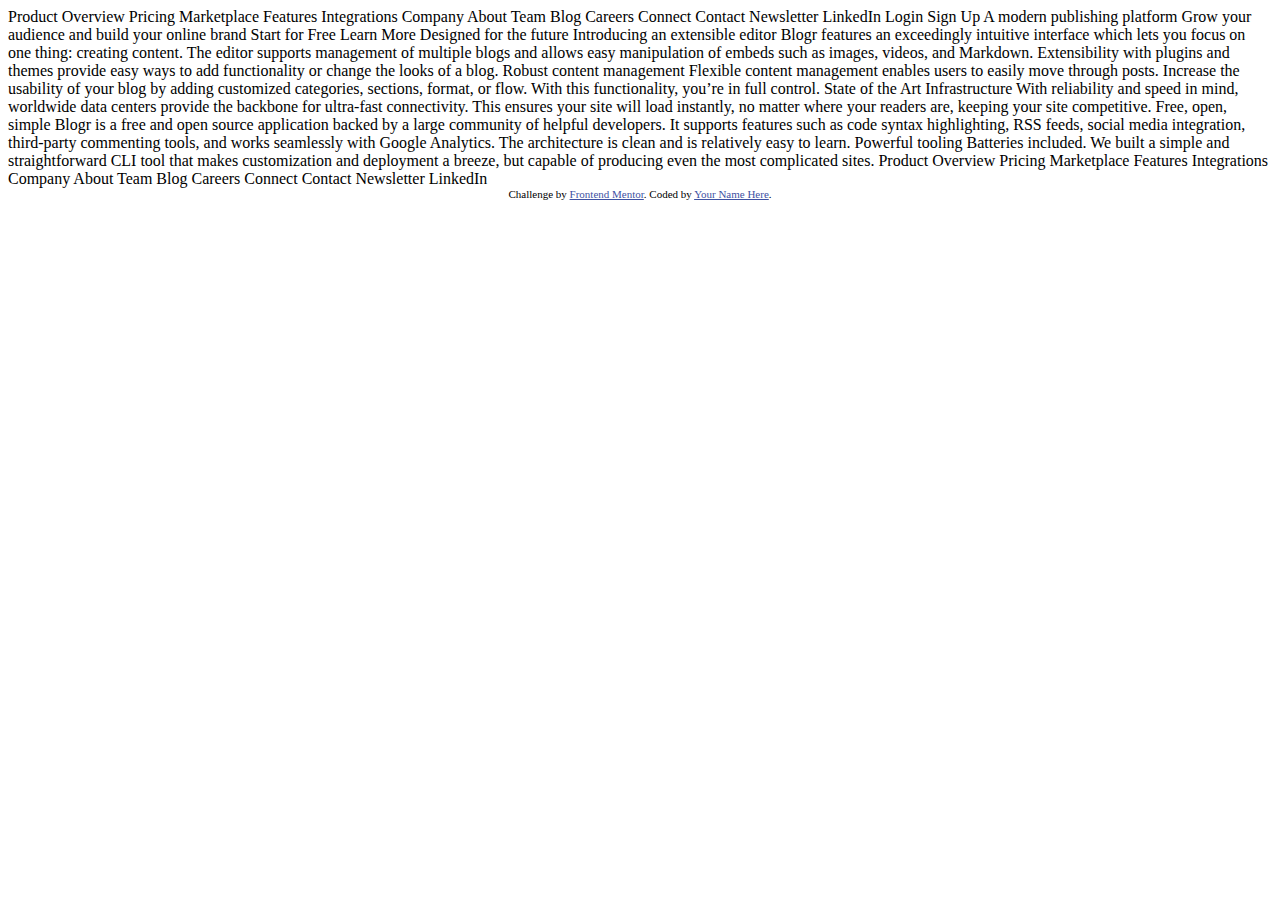
<file: blogr-landing-page-main/index.html>
<!DOCTYPE html>
<html lang="en">
<head>
  <meta charset="UTF-8">
  <meta name="viewport" content="width=device-width, initial-scale=1.0"> <!-- displays site properly based on user's device -->

  <link rel="icon" type="image/png" sizes="32x32" href="./images/favicon-32x32.png">
  
  <title>Frontend Mentor | [Blogr]</title>

  <!-- Feel free to remove these styles or customise in your own stylesheet 👍 -->
  <style>
    .attribution { font-size: 11px; text-align: center; }
    .attribution a { color: hsl(228, 45%, 44%); }
  </style>
</head>
<body>
  Product

  Overview
  Pricing
  Marketplace
  Features
  Integrations

  Company

  About
  Team
  Blog
  Careers

  Connect

  Contact
  Newsletter
  LinkedIn
  
  Login
  Sign Up

  A modern publishing platform
  Grow your audience and build your online brand

  Start for Free
  Learn More

  Designed for the future

  Introducing an extensible editor
  Blogr features an exceedingly intuitive interface which lets you focus on one thing: creating content. 
  The editor supports management of multiple blogs and allows easy manipulation of embeds such as images, 
  videos, and Markdown. Extensibility with plugins and themes provide easy ways to add functionality or 
  change the looks of a blog.

  Robust content management
  Flexible content management enables users to easily move through posts. Increase the usability of your blog 
  by adding customized categories, sections, format, or flow. With this functionality, you’re in full control.

  State of the Art Infrastructure
  With reliability and speed in mind, worldwide data centers provide the backbone for ultra-fast connectivity. 
  This ensures your site will load instantly, no matter where your readers are, keeping your site competitive.

  Free, open, simple
  Blogr is a free and open source application backed by a large community of helpful developers. It supports 
  features such as code syntax highlighting, RSS feeds, social media integration, third-party commenting tools, 
  and works seamlessly with Google Analytics. The architecture is clean and is relatively easy to learn.

  Powerful tooling
  Batteries included. We built a simple and straightforward CLI tool that makes customization and deployment a breeze, but
  capable of producing even the most complicated sites.

  Product

  Overview
  Pricing
  Marketplace
  Features
  Integrations

  Company

  About
  Team
  Blog
  Careers

  Connect
  
  Contact
  Newsletter
  LinkedIn

  <div class="attribution">
    Challenge by <a href="https://www.frontendmentor.io?ref=challenge" target="_blank">Frontend Mentor</a>. 
    Coded by <a href="#">Your Name Here</a>.
  </div>
</body>
</html>
</file>
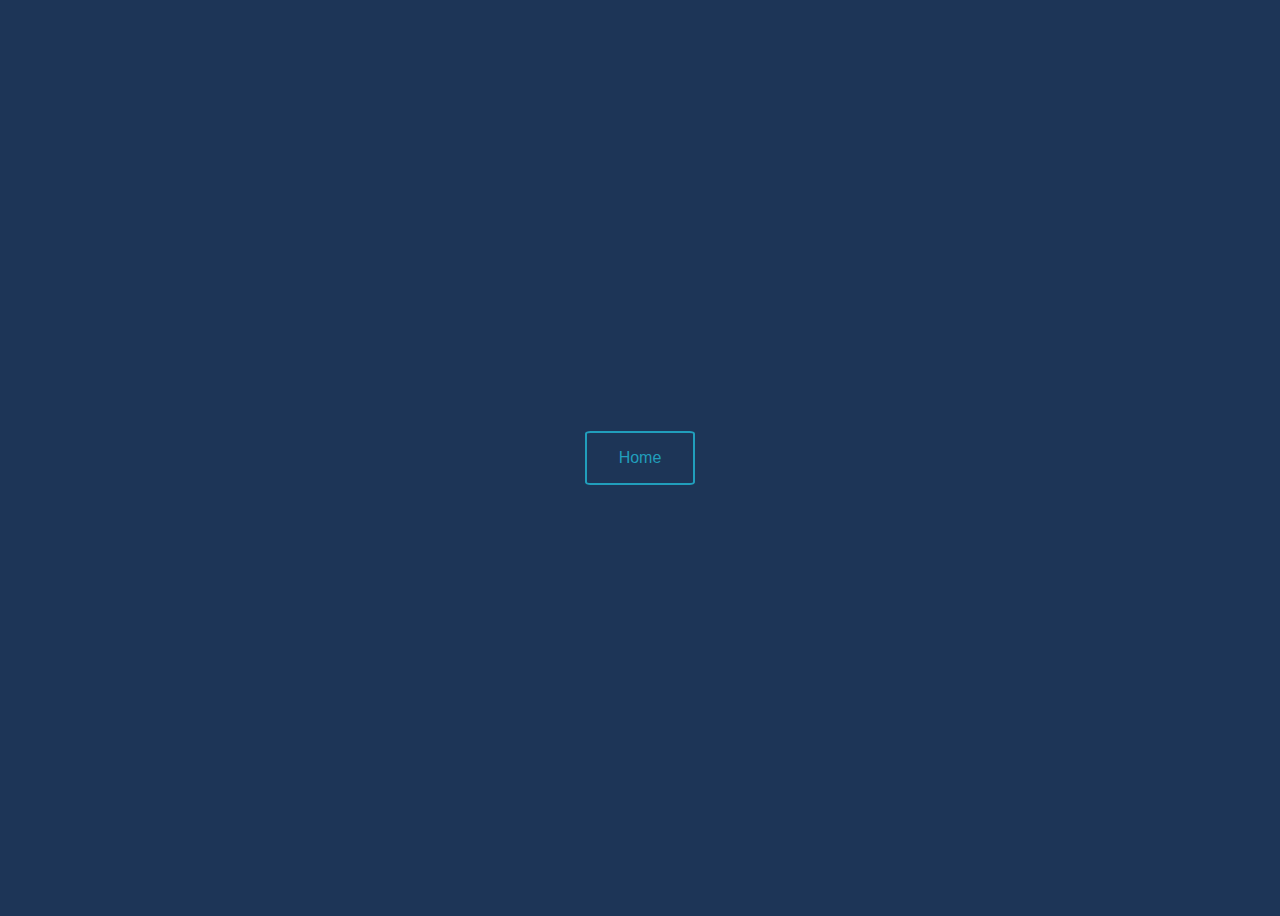
<file: HOVER EFFECT FOR BUTTON/index.html>
<!DOCTYPE html>
<html lang="en">

<head>
    <meta charset="UTF-8">
    <meta http-equiv="X-UA-Compatible" content="IE=edge">
    <meta name="viewport" content="width=device-width, initial-scale=1.0">
    <link rel="preconnect" href="https://fonts.googleapis.com">
    <link rel="preconnect" href="https://fonts.gstatic.com" crossorigin>
    <link href="https://fonts.googleapis.com/css2?family=Roboto+Mono:ital,wght@1,700&display=swap" rel="stylesheet">
    <link rel="stylesheet" href="styles.css">
    <title>
        Button Hover Effect</title>
</head>

<body>
    <button>Home</button>
</body>

</html>
</file>
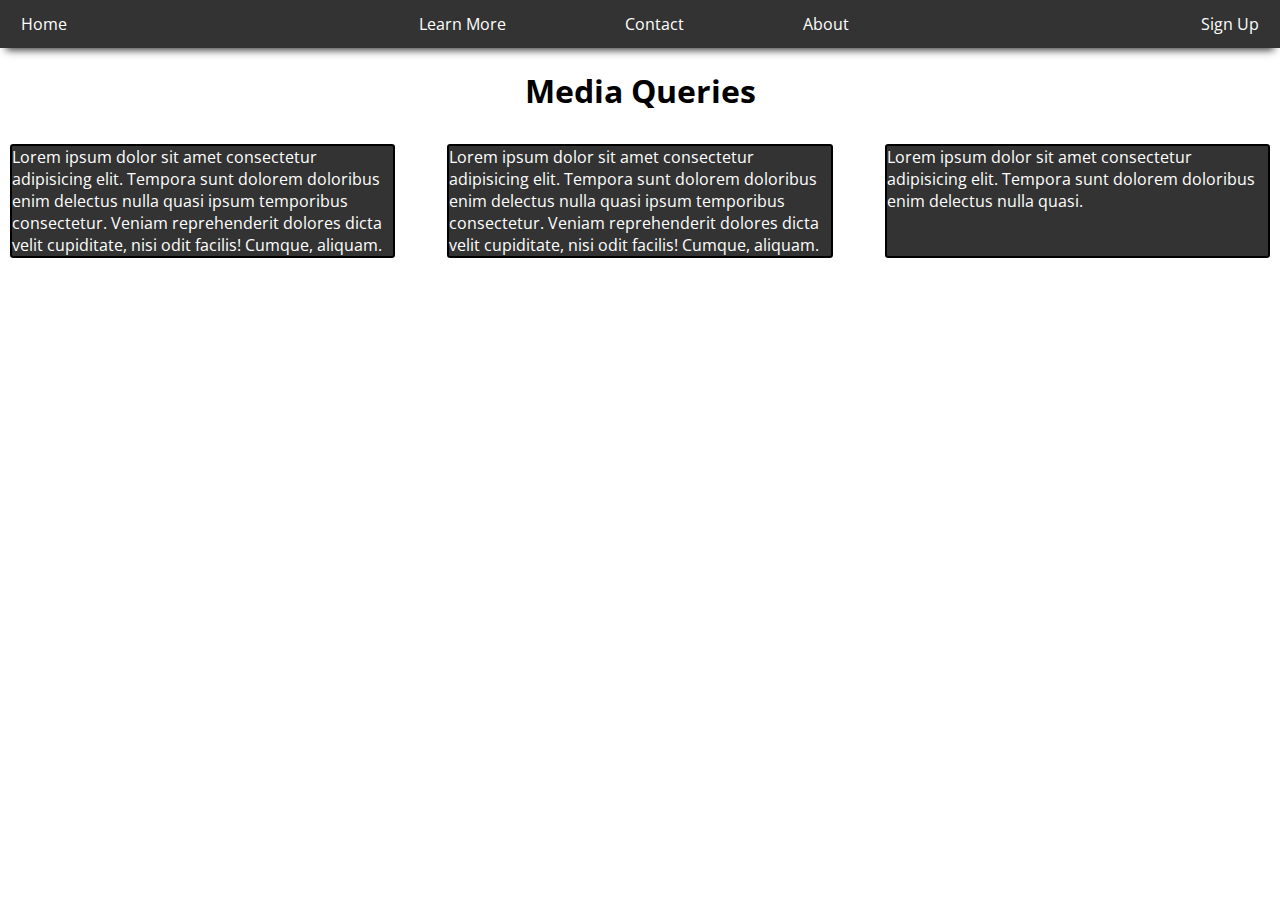
<file: MEDIA QUERIES WEB PAGE AND NAVBAR/index.html>
<!DOCTYPE html>
<html lang="en">

<head>
    <meta charset="UTF-8">
    <meta http-equiv="X-UA-Compatible" content="IE=edge">
    <meta name="viewport" content="width=device-width, initial-scale=1.0">
    <link rel="stylesheet" href="styles.css">
    <link rel="preconnect" href="https://fonts.googleapis.com">
    <link rel="preconnect" href="https://fonts.gstatic.com" crossorigin>
    <link href="https://fonts.googleapis.com/css2?family=Open+Sans:wght@300&display=swap" rel="stylesheet">
    <title>Media Queries</title>
</head>

<body>
    <nav>
        <a href="">Home</a>
        <ul class="navbarlist">
            <li><a href="">Learn More</a></li>
            <li><a href="">Contact</a></li>
            <li><a href="">About</a></li>
        </ul>
        <a href="">Sign Up</a>
    </nav>

    <h1>Media Queries</h1>
    <div class="flex-container">
        <article>Lorem ipsum dolor sit amet consectetur adipisicing elit. Tempora sunt dolorem doloribus enim delectus
            nulla quasi ipsum temporibus consectetur. Veniam reprehenderit dolores dicta velit cupiditate, nisi odit
            facilis! Cumque, aliquam.</article>
        <article>Lorem ipsum dolor sit amet consectetur adipisicing elit. Tempora sunt dolorem doloribus enim delectus
            nulla quasi ipsum temporibus consectetur. Veniam reprehenderit dolores dicta velit cupiditate, nisi odit
            facilis! Cumque, aliquam.</article>
        <article>Lorem ipsum dolor sit amet consectetur adipisicing elit. Tempora sunt dolorem doloribus enim delectus
            nulla quasi.</article>

    </div>

</body>

</html>
</file>
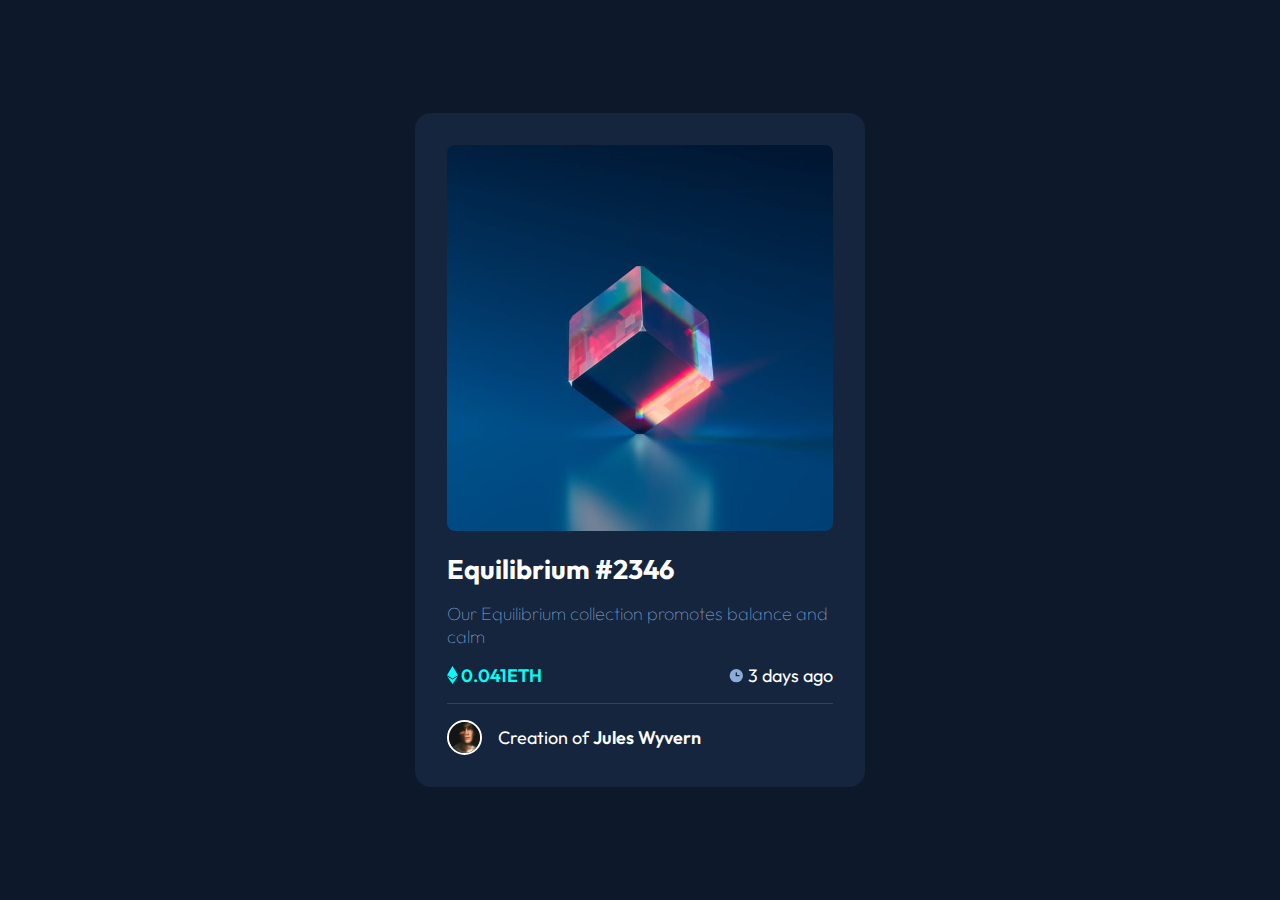
<file: NFT PREVIEW CARD/index.html>
<!DOCTYPE html>
<html lang="en">

<head>
  <meta charset="UTF-8">
  <meta name="viewport" content="width=device-width, initial-scale=1.0">
  <title>NFT Preview Card</title>
  <link rel="preconnect" href="https://fonts.googleapis.com">
  <link rel="preconnect" href="https://fonts.gstatic.com" crossorigin>
  <link href="https://fonts.googleapis.com/css2?family=Outfit:wght@300;400;600&display=swap" rel="stylesheet">
  <link rel="stylesheet" href="styles.css">
</head>

<body>
  <div class="container">
    <section class="card-image">
      <img src="./images/image-equilibrium.jpg" alt="">
    </section>
    <section class="card-features">
      <h2>Equilibrium #2346</h2>
      <p>Our Equilibrium collection promotes balance and calm </p>
      <ul>
        <li><img src="./images/icon-ethereum.svg" alt=""> 0.041ETH</li>
        <li><img src="./images/icon-clock.svg" alt=""> 3 days ago</li>
      </ul>
      <section class="card-footer">
        <img src="./images/image-avatar.png" alt="" srcset="">
        <p>Creation of <span>Jules Wyvern</span></p>
      </section>
  </div>
</body>

</html>
</file>
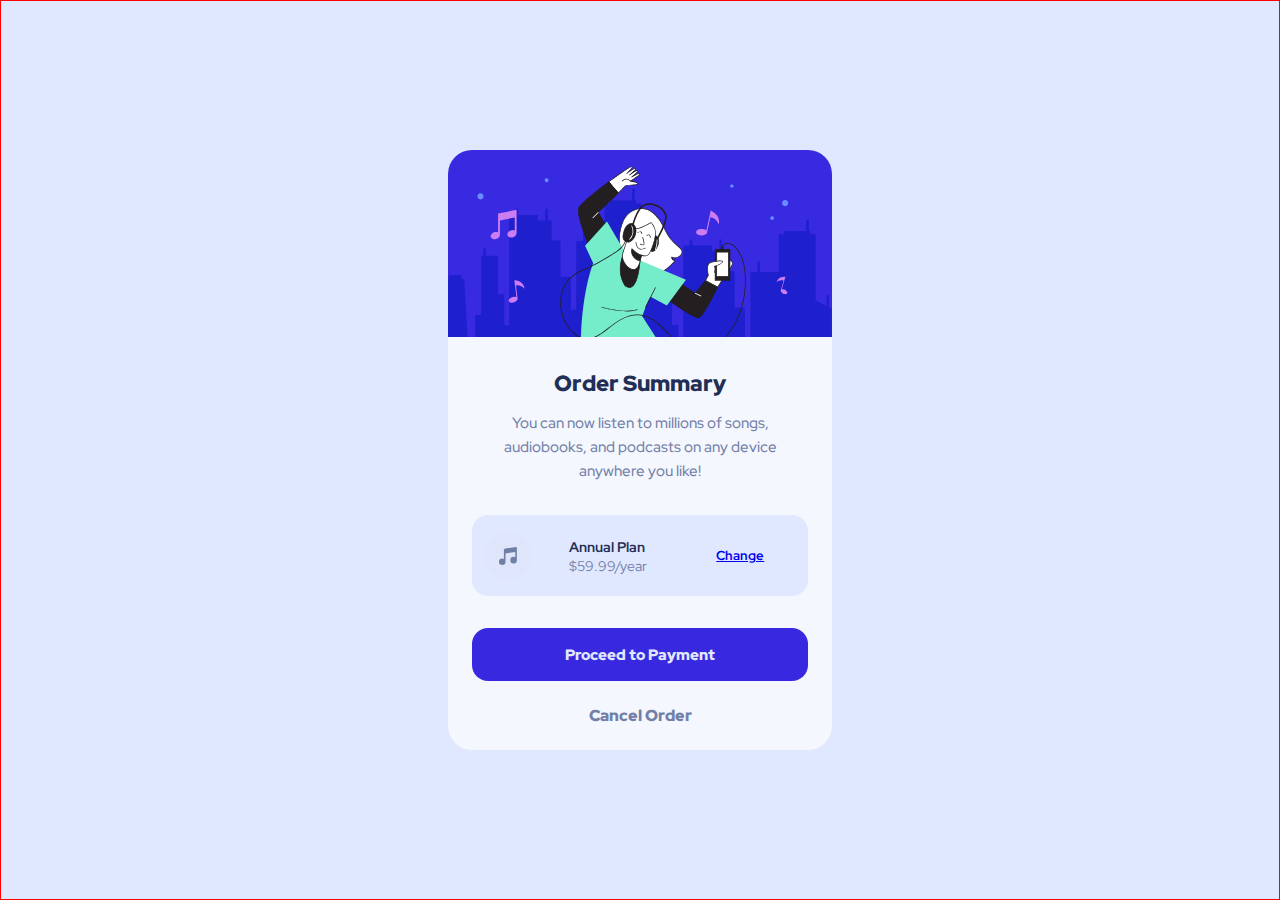
<file: ORDER SUMMARY COMPONENT/index.html>
<!DOCTYPE html>
<html lang="en">
<head>
  <meta charset="UTF-8">
  <meta name="viewport" content="width=device-width, initial-scale=1.0"> <!-- displays site properly based on user's device -->

  <link rel="icon" type="image/png" sizes="32x32" href="./images/favicon-32x32.png">
  <link rel="stylesheet" href="styles.css">
  <title>Frontend Mentor | Order summary card</title>
</head>
<body>
  <div class="container">
    <div class="card"> 
      <img class="card-img" src="images/illustration-hero.svg">
      <div class="card-title">Order Summary</div>
      <div class="card-description">  You can now listen to millions of songs, audiobooks, and podcasts on any 
        device anywhere you like!</div>
        <div class="card-elements">
          <img src="images/icon-music.svg">
          <div class="card-elements-plan">
            <div>Annual Plan</div>
            <div>$59.99/year</div>
          </div>
          <a class="card-link" href="#">Change</a>
        </div>
        <a href="#" class="card-button">Proceed to Payment</a>
        <a href="#" class="card-button-two">Cancel Order</a>
    </div>
  </div>

</body>
</html>
</file>
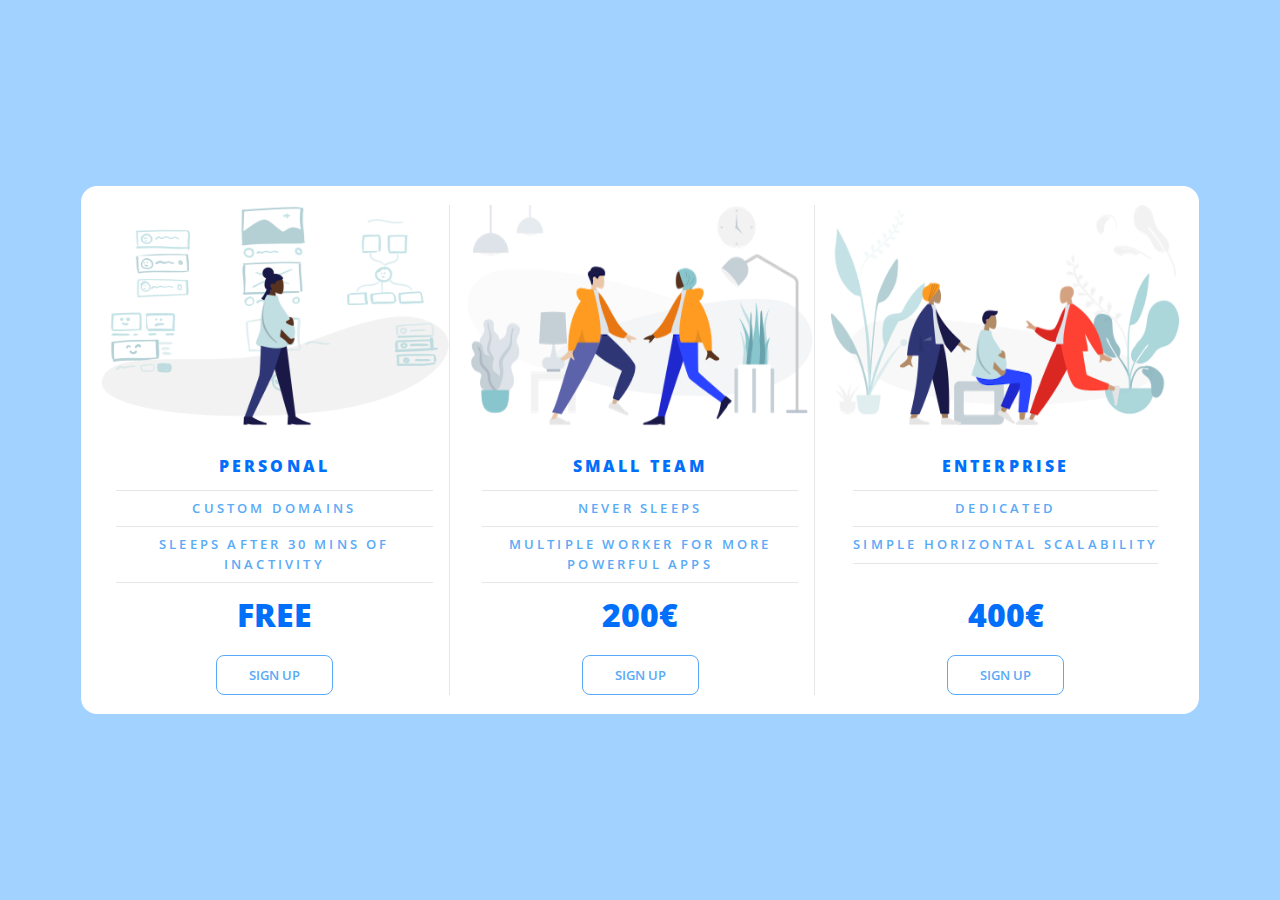
<file: PRICING PANEL/index.html>
<!DOCTYPE html>
<html lang="en">

<head>
    <meta charset="UTF-8">
    <meta name="viewport" content="width=device-width, initial-scale=1.0">
    <title>Price Tiers</title>
    <link rel="stylesheet" href="https://fonts.googleapis.com/css?family=Open+Sans:400,600,700">
    <link rel="stylesheet" href="styles.css">
</head>

<body>
    <div class="panel pricing-table">
        <div class="pricing-plan">
            <img src="icons/icon1.png" alt="" class="pricing-img">
            <h2 class="pricing-header">Personal</h2>
            <ul class="pricing-features">
                <li class="pricing-features-item">Custom domains</li>
                <li class="pricing-features-item">Sleeps after 30 mins of inactivity</li>
            </ul>
            <span class="pricing-price">Free</span>
            <a href="#/" class="pricing-button">Sign up</a>
        </div>
        <div class="pricing-plan">
            <img src="icons/icon2.png" alt="" class="pricing-img">
            <h2 class="pricing-header">Small Team</h2>
            <ul class="pricing-features">
                <li class="pricing-features-item">Never Sleeps</li>
                <li class="pricing-features-item">Multiple worker for more powerful apps</li>
            </ul>
            <span class="pricing-price">200€</span>
            <a href="#/" class="pricing-button">Sign up</a>
        </div>
        <div class="pricing-plan">
            <img src="icons/icon3.png" alt="" class="pricing-img">
            <h2 class="pricing-header">Enterprise</h2>
            <ul class="pricing-features">
                <li class="pricing-features-item">Dedicated</li>
                <li class="pricing-features-item">Simple Horizontal Scalability</li>
            </ul>
            <span class="pricing-price">400€</span>
            <a href="#/" class="pricing-button">Sign up</a>
        </div>

</body>

</html>
</file>
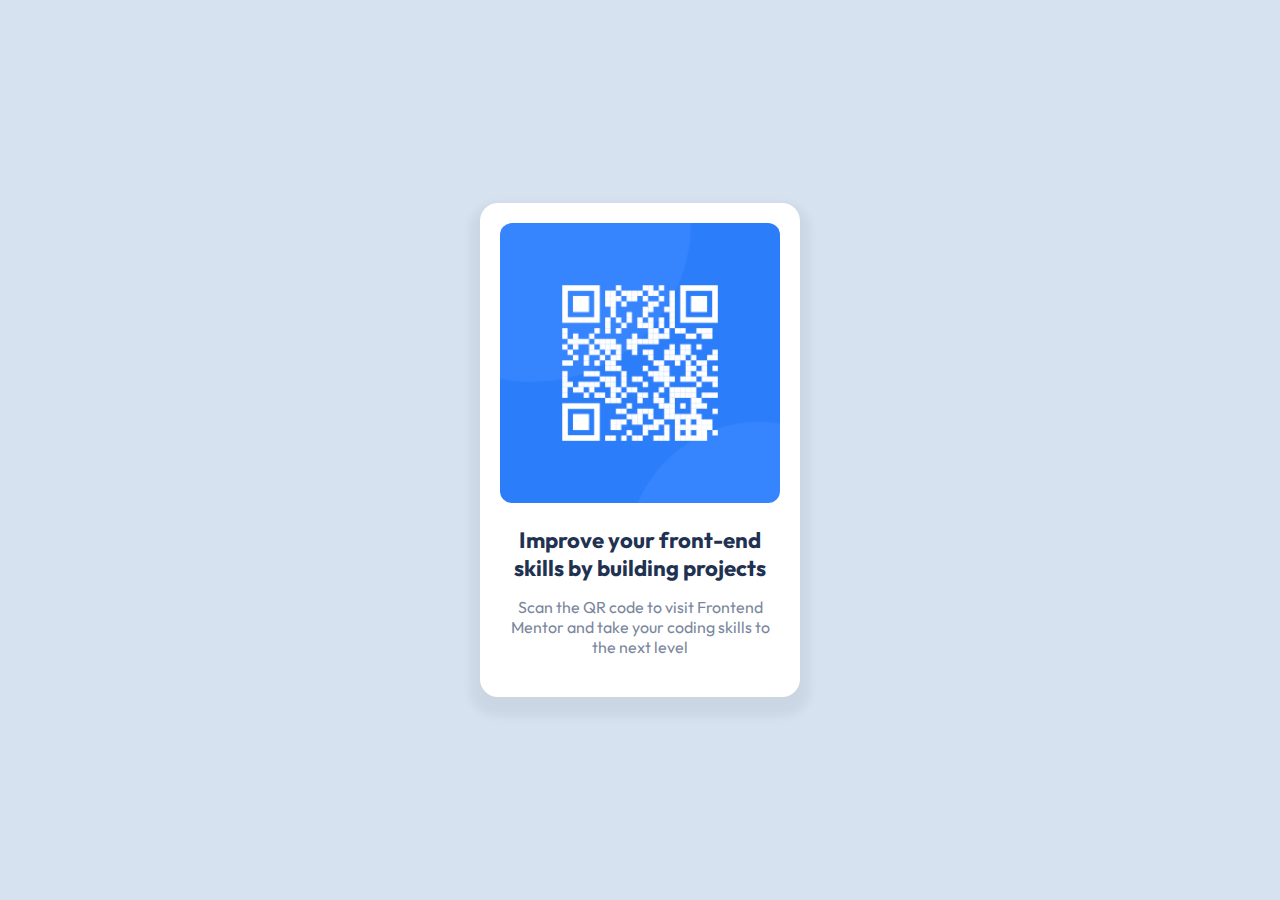
<file: QR CODE COMPONENT/index.html>
<!DOCTYPE html>
<html lang="en">
<head>
  <meta charset="UTF-8">
  <meta name="viewport" content="width=device-width, initial-scale=1.0"> <!-- displays site properly based on user's device -->
  <link rel="stylesheet" href="styles.css">
  <link rel="icon" type="image/png" sizes="32x32" href="./images/favicon-32x32.png">
  
  <title>Frontend Mentor | QR code component</title>

  <style>
    .attribution { font-size: 11px; text-align: center; }
    .attribution a { color: hsl(228, 45%, 44%); }
  </style>
</head>
<body>

  <div class="container"> 
    <div class="card">
      <img class="card-img" src="images/image-qr-code.png">
      <div class="card-title">Improve your front-end skills by building projects</div>
      <div class="card-description"> Scan the QR code to visit Frontend Mentor and take your coding skills to the next level</div>
    </div>


      
     
  </div>
</body>
</html>
</file>
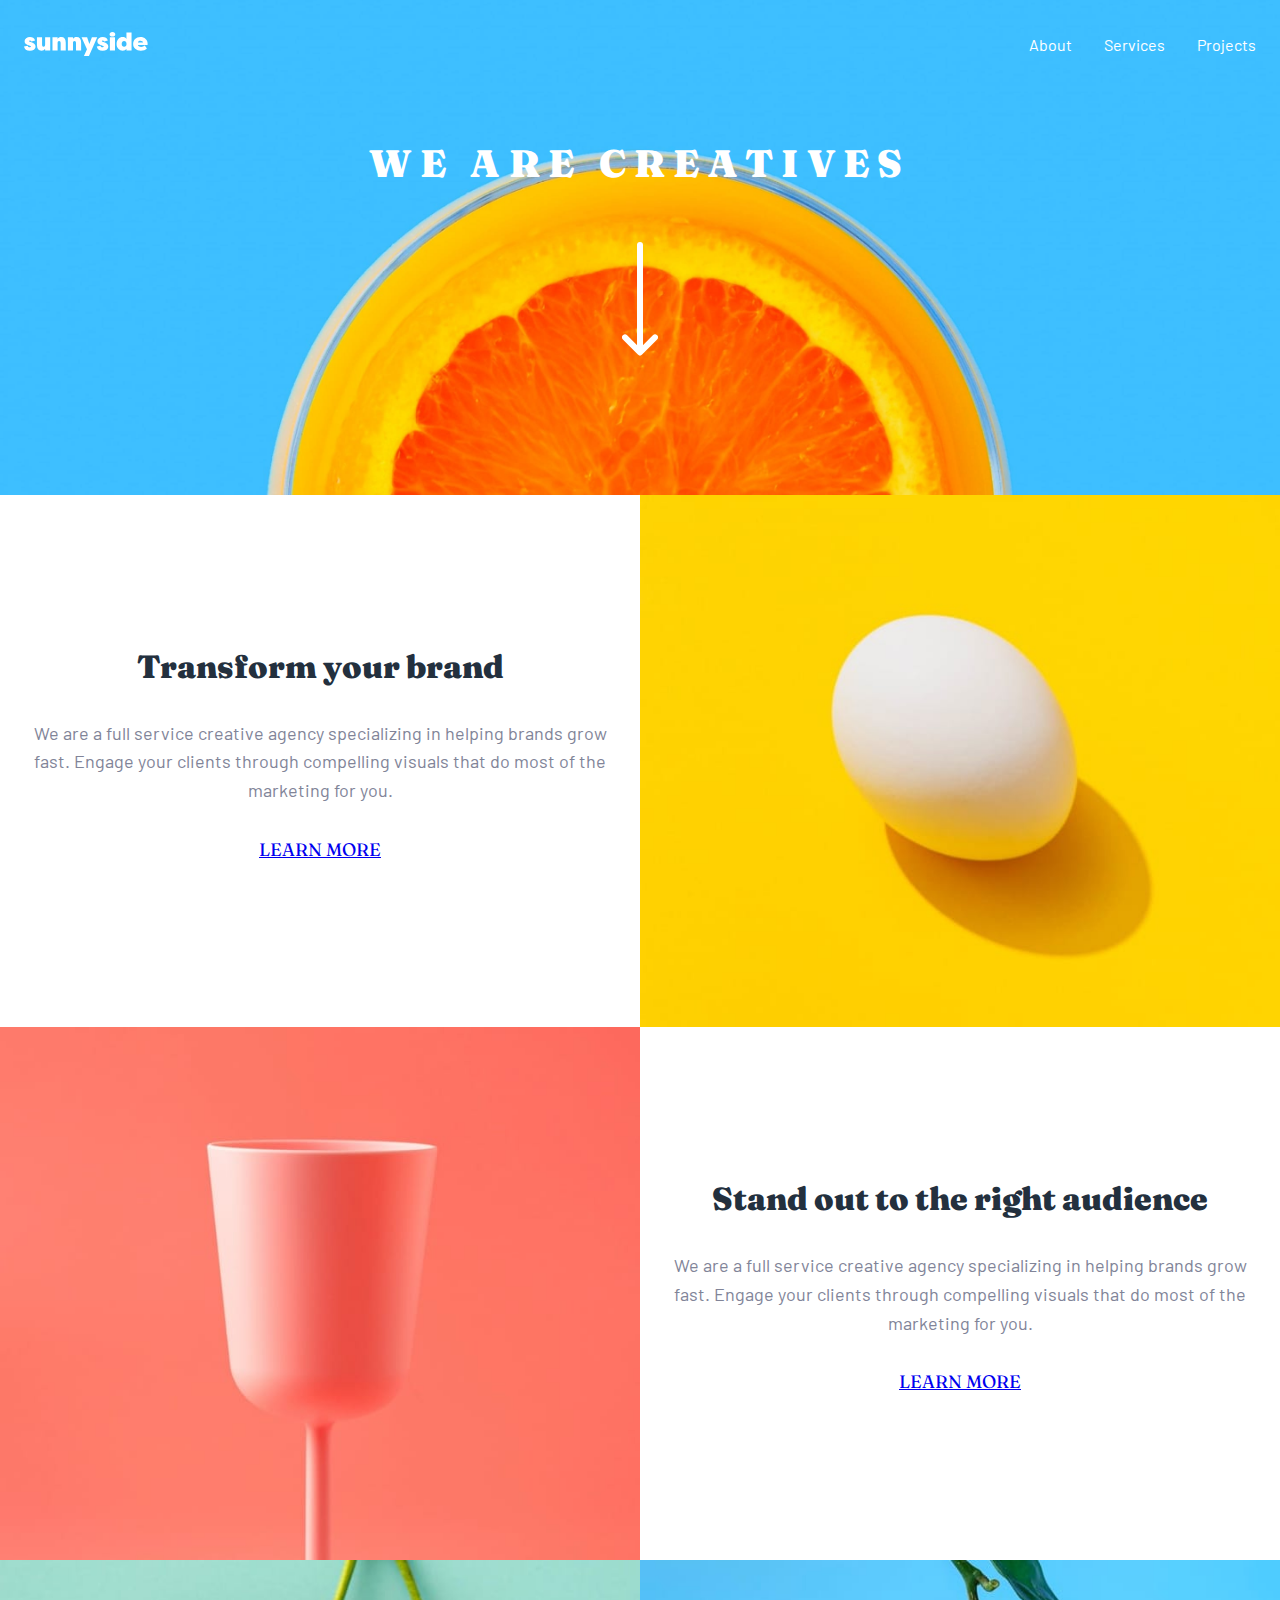
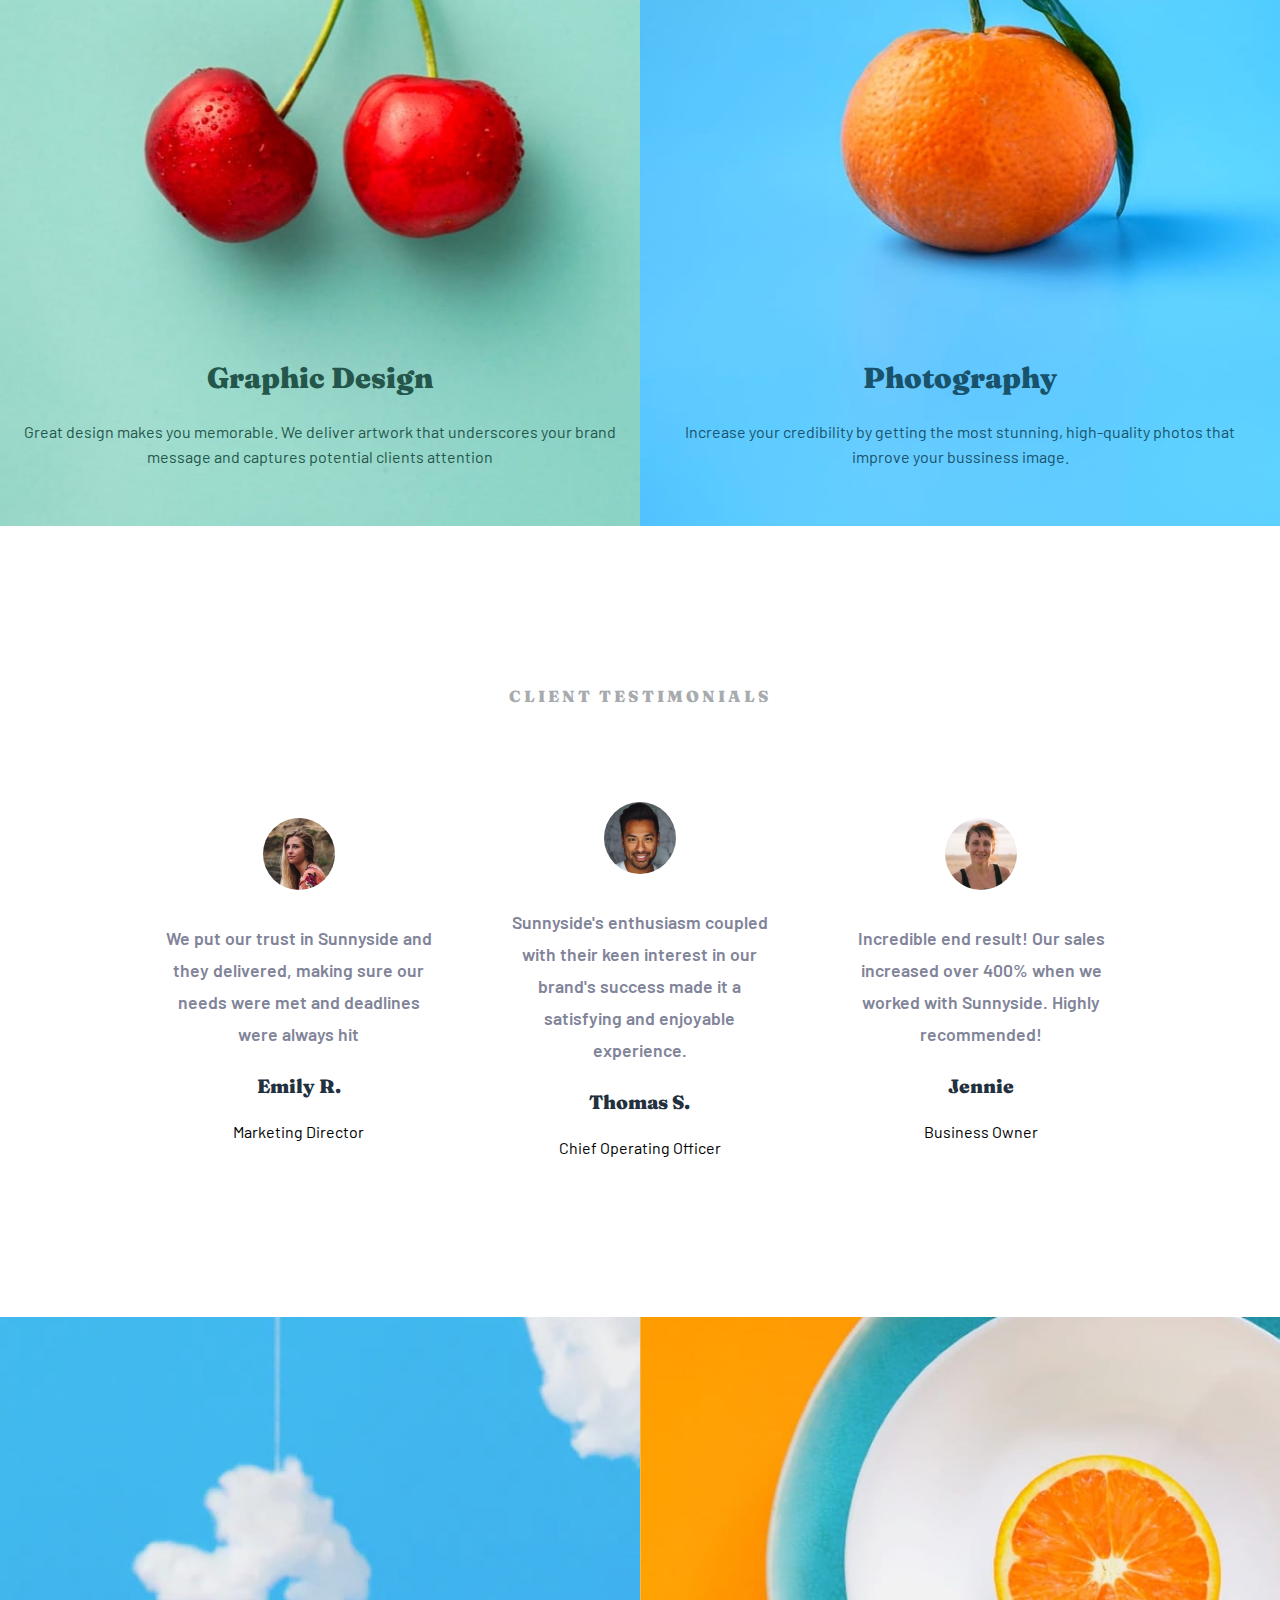
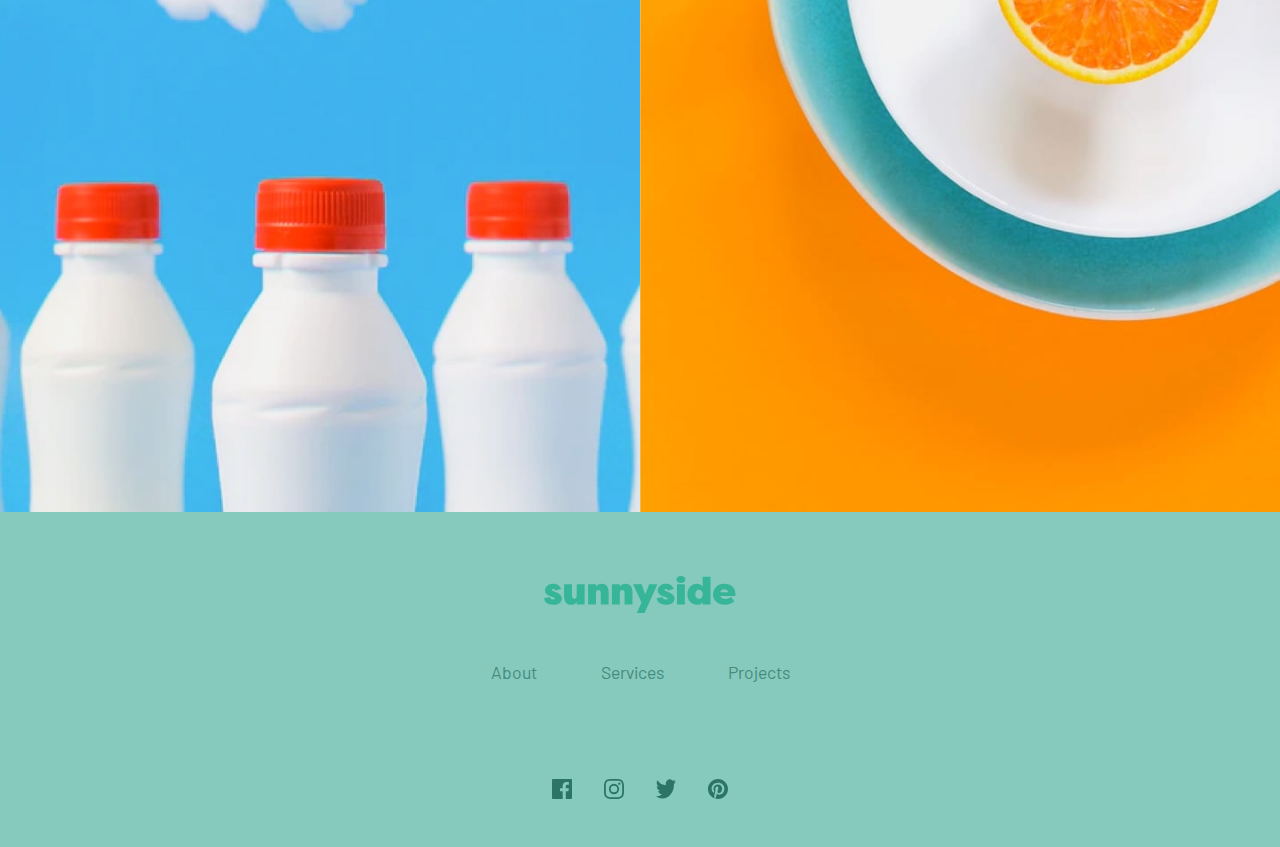
<file: SUNNY SIDE AGENCY LANDING PAGE/index.html>
<!DOCTYPE html>
<html lang="en">
<head>
  <meta charset="UTF-8">
  <meta name="viewport" content="width=device-width, initial-scale=1.0"> <!-- displays site properly based on user's device -->
  <script src="./script.js" defer></script>
  <link rel="icon" type="image/png" sizes="32x32" href="./images/favicon-32x32.png">
  <link rel="stylesheet" href="styles.css">
  <title>Frontend Mentor | Sunnyside agency landing page</title>
</head>
<body>
  <div class="container">

    <!-- HEADER SECTION -->
    <div class="header">
      <div class="navbar flex">
        <img class="logo" src="images/logo.svg">
        
        <button class="toggle-button-navbar">
          <span class="sr-only">Menu</span>
        </button>
          
        <ul class="links flex ">
            <li>About</li>
            <li>Services</li>
            <li>Projects</li>
          </ul>
        
      </div>
      <div class="heading_items">
        <h1 class="heading_title">WE ARE CREATIVES</h1>
  
        <img class="heading_arrow" src="./images/icon-arrow-down.svg">
      </div>

    </div>
    <!-- EGG AND TRANSFORM YOUR BRAND -->
    <section class="container_section">
        <img class="section_image" src="./images/mobile/image-transform.jpg">
      <div class="text_square"><h1 class="section_title">Transform your brand</h1>
        <p class="section_description">We are a full service creative agency specializing in helping brands grow fast.
          Engage your clients through compelling visuals that do most of the marketing for you.
        </p>
        <a href="#" class="section_link">LEARN MORE</a>
      </div>


    <!-- CUP AND STANDOUT-->
        <img class="section_image" src="./images/mobile/image-stand-out.jpg">
      <div class="text_square">
        <h1 class="section_title">Stand out to the right audience</h1>
        <p class="section_description">We are a full service creative agency specializing in helping brands grow fast.
          Engage your clients through compelling visuals that do most of the marketing for you.
        </p>
        <a href="#" class="section_link">LEARN MORE</a>
      </div>

    <!-- DESIGNG AND PHOTOGRAPHY SECTION -->

    <div class="design_section">
      <div class="design_section_items">
        <h1>Graphic Design</h1>
        <p>Great design makes you memorable. We deliver artwork that underscores your brand message and captures potential clients attention</p>
      </div>
    </div>

    <div class="photography_section">
      <div class="photography_section_items">
        <h1>Photography</h1>
        <p>Increase your credibility by getting the most stunning, high-quality photos that improve your bussiness image.</p>
      </div>
    </div>
    
    </section>
      





  <!-- CLIENT TESTIMONIALS SECTION -->
  <div class="client__testimonials">
    <h2 class="client_testimonials_title">client testimonials</h2>
    <div class="client__card">
      <img src="./images/image-emily.jpg">
      <p>We put our trust in Sunnyside and they delivered, making sure our needs were met and deadlines were always hit</p>
      <span class="client__card__name">Emily R.</span>
      <span>Marketing Director</span>
    </div>


    <div class="client__card">
      <img src="./images/image-thomas.jpg">
      <p>Sunnyside's enthusiasm coupled with their keen interest in our brand's success made it a satisfying and enjoyable experience.</p>
      <span class="client__card__name">Thomas S.</span>
      <span>Chief Operating Officer</span>
    </div>


    <div class="client__card">
      <img src="./images/image-jennie.jpg">
      <p>Incredible end result! Our sales increased over 400% when we worked with Sunnyside. Highly recommended!</p>
      <span class="client__card__name">Jennie</span>
      <span>Business Owner</span>
    </div>
  </div>

    <!-- FOUR IMAGE SECTION -->
    <div class="four__image__section">
      <img src="./images/mobile/image-gallery-milkbottles.jpg">
      <img src="./images/mobile/image-gallery-orange.jpg">
      <img src="./images/mobile/image-gallery-cone.jpg">
      <img src="./images/mobile/image-gallery-sugar-cubes.jpg">
    </div>

    <!-- FOOTER -->
    <footer>
      <img class="footer__logo" src="./images/logo.svg" width="40" height="40">

        <ul class="footer__links">
          <li>About</li>
          <li>Services</li>
          <li>Projects</li>
        </ul>

        <div class="social__media__icons">
          <img src="./images/icon-facebook.svg">
          <img src="./images/icon-instagram.svg">
          <img src="./images/icon-twitter.svg">
          <img src="./images/icon-pinterest.svg">
        </div>

    </footer>
    

</body>
</html>
</file>
<file: HOVER EFFECT FOR BUTTON/styles.css>
body {
    font-family: 'Roboto', monospace;
    display:flex;
    align-items: center;
    justify-content: center;
    height:100vh;
    background-color: #1d3557;
}

button{
    background: none;
    color:#219ebc;
    border:2px solid;
    padding:1em 2em;
    font-size:1em;
    transition: transform 0.1s, margin-bottom 0.1s;
    border-radius:5%;
}

button:hover {
    border-color:#ffb703;
    color:#ffb703;
    box-shadow: 0 0.5em 0.5em -0.4em #ffb703;
    transform: translateY(-0.20em);
    cursor:pointer
}
</file>
<file: MEDIA QUERIES WEB PAGE AND NAVBAR/styles.css>
body {
    margin:0;
    padding:0;
    font-family: 'Open Sans', sans-serif;
}

h1 {
    text-align: center;
}
a {
    color:white;
    text-decoration: none;
}   

nav {
    color:white;
    padding:5px;
    display:flex;
    background-color: #333;
    justify-content: space-between;
    box-shadow: 0 0.5em 0.5em -0.4em #333;
}
ul {
    flex-grow:1;
    max-width: 50%;
    display:flex;
    align-items:center;
    justify-content: space-evenly;
}
a {
    background:none;
    padding:0.5em 1em;
    font-size:1em;
    border-radius:5%;
}

a:hover {
    background-color: black;

}
ul, li {
    margin:0;
    padding:0;
    list-style-type: none;
}

.flex-container {
    display:flex;
    flex-direction: row;
    gap:2rem;
    
}

.flex-container article {
    margin:10px;
    border:2px solid black;
    background-color: #333;
    color:white;
    flex-grow:1;
    flex-shrink:1;
    flex-basis:0;
    border-radius: 0.2rem;
}

@media (max-width:600px){
    .flex-container {
        flex-direction:column;
    }
}
@media (max-width:500px){
    nav,ul{
        flex-direction:column;
        align-items:center; 
    }

}
</file>
<file: NFT PREVIEW CARD/styles.css>
@import url('https://fonts.googleapis.com/css2?family=Outfit:wght@300;400;600&display=swap');
:root {
    --main-bg: hsl(217, 54%, 11%);
    --card-bg: hsl(216, 50%, 16%);
    --line: hsl(215, 32%, 27%);
    --white: hsl(0, 0%, 100%);
    --soft-blue: hsl(215, 51%, 70%);
    --cyan:hsl(178, 100%, 50%);

}


*,html {
    margin:0;
    padding:0;
    box-sizing: border-box;
}


img {
    max-width: 100%;
}

body {
    height:100vh;
    font-family: 'Outfit', sans-serif;
    font-size:18px;
    background-color: var(--main-bg);
    display:flex;
    flex-direction: column;
    justify-content: center;
    align-items: center;;
}

.container {
    color:var(--white);
    background-color: var(--card-bg);
    padding:2rem;
    border-radius: 1rem;
    margin: 0 2rem;
}

.container ul li{
    display:flex;
    align-items:center;
}

.card-image > img {
    border-radius: 0.5rem;
}

.card-features > p {
    font-weight: 100;
    color: var(--soft-blue);
}

.card-features > h2 {
    padding:1rem 0 ;
}


ul {
    list-style-type: none;
    display:flex;
    justify-content: space-between;
    border-bottom: 1px solid var(--line);
    padding: 1rem 0;
    
}

ul li img:first-child{
    margin-right:0.2rem;

}

ul > li:nth-child(1){
    color:var(--cyan);
    font-weight:600;
}

.card-footer {
    display:flex;
    justify-content: start;
    align-items: center;
    margin-top:1rem;
}
.card-footer > img {
    border:2px solid var(--white);
    border-radius: 50%;
    width:2.2rem;
    margin-right: 1rem;
}

.card-footer p span{
    font-weight: 600;

}

@media (min-width:768px){
    .container{
        max-width:50vh;
    }

}
</file>
<file: ORDER SUMMARY COMPONENT/styles.css>
@import url("https://fonts.googleapis.com/css2?family=Red+Hat+Display:wght@500;700;900&display=swap");

:root {
  /* PRIMARY */
  --pale-blue: hsl(225, 100%, 94%);
  --bright-blue: hsl(245, 75%, 52%);
  /* NEUTRAL */
  --very-pale-blue: hsl(225, 100%, 98%);
  --desaturated-blue: hsl(224, 23%, 55%);
  --dark-blue: hsl(223, 47%, 23%);
}

* {
  padding: 0;
  margin: 0;
  box-sizing: border-box;
}

body {
  font-size: 16px;
  font-family: "Red Hat Display", sans-serif;
  background-color: var(--pale-blue);
}

.container {
  width: 100vw;
  height: 100vh;
  border: 1px solid red;
  display: flex;
  justify-content: center;
  align-items: center;
}

.card {
  width: 88%;
  display: flex;
  flex-direction: column;
  align-content: center;
  justify-content: center;
  border-radius: 1.5rem;
  background-color: var(--very-pale-blue);
  max-width: 24rem;
}

.card-img {
  width: 100%;
  border-top-left-radius: 1.5rem;
  border-top-right-radius: 1.5rem;
}

.card-title {
  font-size: 1.38rem;
  font-weight: 900;
  color: var(--dark-blue);
  text-align: center;
  margin-top: 2rem;
}

.card-description {
  text-align: center;
  font-size: 0.92rem;
  color: var(--desaturated-blue);
  padding: 0 2.299rem;
  margin-top: 0.8rem;
  line-height: 1.5rem;
  font-weight: 500;
}

.card-elements {
  display: flex;
  justify-content: space-evenly;
  align-items: center;
  gap: 1.6rem;
  background-color: var(--pale-blue);
  border-radius: 1rem;
  margin: 2rem 1.5rem;
}

.card-elements-plan div:nth-of-type(1) {
  font-weight: 700;
  font-size: 0.9rem;
  color: var(--dark-blue);
  text-align: left;
}
.card-elements-plan div:nth-of-type(2) {
  font-size: 0.9rem;
  color: var(--desaturated-blue);
}

.card-link {
  font-size: 0.8rem;
  font-weight: 700;
  padding: 2rem;
}

.card-button {
  background-color: var(--bright-blue);
  color: var(--pale-blue);
  padding: 1rem;
  border-radius: 1rem;
  font-weight: 900;
  font-size: 0.96rem;
  text-align: center;
  margin: 0 1.5rem;
  text-decoration: none;
}

.card-button-two {
  text-align: center;
  text-decoration: none;
  font-weight: bold;
  font-size: 1rem;
  font-weight: 900;
  color: var(--desaturated-blue);
  margin: 1.5rem 0;
}
</file>
<file: PRICING PANEL/styles.css>
html, body, div, span, applet, object, iframe,
h1, h2, h3, h4, h5, h6, p, blockquote, pre,
a, abbr, acronym, address, big, cite, code,
del, dfn, em, img, ins, kbd, q, s, samp,
small, strike, strong, sub, sup, tt, var,
b, u, i, center,
dl, dt, dd, ol, ul, li,
fieldset, form, label, legend,
table, caption, tbody, tfoot, thead, tr, th, td,
article, aside, canvas, details, embed, 
figure, figcaption, footer, header, hgroup, 
menu, nav, output, ruby, section, summary,
time, mark, audio, video {
	margin: 0;
	padding: 0;
	border: 0;
	font-size: 100%;
	font: inherit;
	vertical-align: baseline;
}
article, aside, details, figcaption, figure, 
footer, header, hgroup, menu, nav, section {
	display: block;
}
body {
	line-height: 1;
}
ol, ul {
	list-style: none;
}
blockquote, q {
	quotes: none;
}
blockquote:before, blockquote:after,
q:before, q:after {
	content: '';
	content: none;
}
table {
	border-collapse: collapse;
	border-spacing: 0;
}

html {
    font-family: 'Open Sans', sans-serif;
    box-sizing:border-box;
}

body{
    background-color: #a2d2ff;
    display:flex;
    justify-content: center;
    align-items:center;
    min-height: 100vh;
}

ul {
    list-style: none;

}

.pricing-header {
    color:#016ff9; 
    font-weight: 800;
    letter-spacing: 0.2rem;
}

.panel{
    margin:1rem;
    padding:1.2rem;
    background-color:white;
    display:flex;
    flex-direction:column;
    border-radius:1rem;
    gap:1rem;
    width:100%;
    max-width:120vh;
    text-align:center;
    text-transform: uppercase;
}

.pricing-plan {
    display:flex;
    flex-direction: column;;
    width:100%;
    align-items:center;
}

.pricing-plan:nth-of-type(-n+2){
    border-bottom:1px solid #e6e6e6;
}

.pricing-img {
    margin-bottom:2rem;
    max-width:100%;
}

.pricing-features {
    margin:1rem;
    color:#59aaf7;
    flex:1;
}

.pricing-features-item:nth-of-type(1){
    border-top:1px solid #e6e6e6;

}

.pricing-features-item{
    font-weight:600;
    letter-spacing: 0.2rem;
    font-size:0.8rem;
    line-height: 1.5;
    padding:0.5rem 0;
    border-bottom:1px solid #e6e6e6;
}

.pricing-price{
    display:block;
    font-size:2rem;
    font-weight: 1000;
    color:#016ff9;
    margin-bottom:1.5rem;
}

.pricing-button{
    border:1px solid #59aaf7;
    border-radius:0.5rem;
    padding:0.8rem 2rem;
    text-decoration: none;
    font-weight:600;
    font-size:0.8rem;
    color:#59aaf7;
    display:inline-block;
    transition: background-color, 200ms ease-in-out
}

.pricing-button:hover,:focus     {
    background-color: #59aaf7;
    color:white;
}

@media (min-width: 528px){

    .panel{
        flex-direction:row;

    }
    .pricing-plan:nth-of-type(-n+2){ 
        border-right:1px solid #e6e6e6;
        border-bottom:none;
    }


}
</file>
<file: QR CODE COMPONENT/styles.css>
@import url("https://fonts.googleapis.com/css2?family=Outfit:wght@400;700&display=swap");

* {
  padding: 0;
  margin: 0;
  box-sizing: border-box;
}

:root {
  --white: hsl(0, 0%, 100%);
  --lightgray: hsl(212, 45%, 89%);
  --grayishblue: hsl(220, 15%, 55%);
  --darkblue: hsl(218, 44%, 22%);
}

html {
  font-size: 62.5%;
}

body {
  font-family: "Outfit", sans-serif;
  background-color: var(--lightgray);
}
.container {
  width: 100vw;
  height: 100vh;
  display: flex;
  align-items: center;
  justify-content: center;
}

.card {
  width: 85%;
  background-color: var(--white);
  border-radius: 1.8rem;
  padding: 2rem;
  padding-bottom: 4rem;
  box-shadow: 0 1rem 1rem 1rem rgba(0, 0, 0, 0.05);
  max-width: 32rem;
  min-width: 32rem;
}

.card-img {
  width: 100%;
  border-radius: 1.2rem;
}

.card-title {
  font-weight: bold;
  font-size: 2.22rem;
  text-align: center;
  color: var(--darkblue);
  margin-top: 2rem;
}

.card-description {
  font-size: 1.6rem;
  text-align: center;
  color: var(--grayishblue);
  margin-top: 1.5rem;
  padding: 0 1rem;
}
</file>
<file: SUNNY SIDE AGENCY LANDING PAGE/styles.css>
@import url("https://fonts.googleapis.com/css2?family=Barlow:wght@600&family=Fraunces:wght@700;900&display=swap");

:root {
  --soft-red: hsl(7, 99%, 70%);
  --yellow: hsl(51, 100%, 49%);
  --dark-desaturated-cyan: #25564b;
  --dark-blue: hsl(198, 62%, 26%);
  --dark-moderate-cyan: #458c7e;

  --very-dark-desaturated-blue: hsl(212, 27%, 19%);
  --very-dark-grayish-blue: hsl(213, 9%, 39%);
  --dark-grayish-blue: hsl(232, 10%, 55%);
  --grayish-blue: hsl(210, 4%, 67%);
  --white: hsl(0, 0%, 100%);
}

.flex {
  display: flex;
}

* {
  padding: 0;
  margin: 0;
  box-sizing: border-box;
  list-style: none;
}

body {
  font-family: "Barlow", sans-serif;
}

.container {
  height: 100vh;
  max-width: 100%;
}

.header {
  background-image: url("./images/mobile/image-header.jpg");
  background-position: bottom right, right bottom;
  background-size: cover;
  padding-bottom: 5.5rem;
}

.navbar {
  padding: 2rem 1.5rem;
  justify-content: space-between;
  align-items: center;
}

.navbar-items a:last-child {
  border-radius: 4rem;
  padding: 1rem 2rem;
  background-color: var(--white);
  text-decoration: none;
}

a:visited {
  color: black;
}

.heading_items {
  display: flex;
  flex-direction: column;
  align-items: center;
  gap: 3.4rem;
  color: var(--white);
  font-size: 1.2rem;
}

.heading_title {
  margin-top: 3.2rem;
  font-family: "Fraunces", serif;
  font-weight: 900;
  font-size: 2.4rem;
  text-align: center;
  letter-spacing: 0.52rem;
}

.heading_arrow {
  margin-bottom: 3.2rem;
}
.links {
  gap: 2rem;
  color: var(--white);
}

.container_section {
  display: flex;
  flex-wrap: wrap;
}

.text_square {
  display: flex;
  flex-direction: column;
  align-items: center;
  justify-content: center;
  font-size: 18px;
  padding: 1.5rem;
  line-height: 1.6rem;
  background-color: var(--white);
}
.section_title {
  font-size: 2rem;
  font-weight: 900;
  font-family: "Fraunces", serif;
  text-align: center;
  line-height: 2.5rem;
  margin: 2rem 1rem 2rem 1rem;
  color: var(--very-dark-desaturated-blue);
}
.section_image {
  width: 100%;
}

.section_description {
  color: var(--dark-grayish-blue);
  text-align: center;
  line-height: 1.8rem;
  margin-bottom: 2rem;
}

.section_link {
  font-family: "Fraunces", serif;
  margin-bottom: 2.8rem;
}

.design_section {
  background-image: url("./images/mobile/image-graphic-design.jpg");
  background-size: cover;
}

.design_section_items {
  display: flex;
  flex-direction: column;
  gap: 1.5rem;
  padding-top: 25rem;
  text-align: center;
}

.design_section_items h1 {
  font-family: "Fraunces", serif;
  font-weight: 900;
  color: var(--dark-desaturated-cyan);
  font-size: 1.8rem;
  padding: 0rem 2rem;
}
.design_section_items > p {
  font-size: 1rem;
  line-height: 1.6rem;
  color: var(--dark-desaturated-cyan);
  padding: 0rem 1rem 3.5rem;
}

.photography_section_items {
  display: flex;
  flex-direction: column;
  gap: 1.5rem;
  padding-top: 25rem;
  text-align: center;
}

.photography_section {
  background-image: url("./images/mobile/image-photography.jpg");
  background-size: cover;
}

.photography_section_items h1 {
  font-family: "Fraunces", serif;
  font-weight: 900;
  color: var(--dark-blue);
  font-size: 1.8rem;
  padding: 0rem 2rem;
}
.photography_section_items > p {
  font-size: 1rem;
  line-height: 1.6rem;
  color: var(--dark-blue);
  padding: 0rem 1rem 3.5rem;
}

.client__testimonials {
  background-color: var(--white);
}

.client__card {
  display: flex;
  flex-direction: column;
  justify-content: center;
  align-items: center;
  padding: 2rem;
}
.client_testimonials_title {
  font-family: "Fraunces", sans-serif;
  text-transform: uppercase;
  font-size: 1rem;
  letter-spacing: 0.2rem;
  margin: 2rem 0rem;
  color: var(--grayish-blue);
  font-weight: 900;
  text-align: center;
}
.client__card img {
  border-radius: 50%;
  max-width: 4.5rem;
  margin: 2rem 0rem;
}

.client__card p {
  color: var(--dark-grayish-blue);
  font-size: 1.1rem;
  line-height: 2rem;
  text-align: center;
  font-weight: 600;
}

.client__card__name {
  color: var(--very-dark-desaturated-blue);
  letter-spacing: 0;
  text-transform: none;
  font-size: 1.2rem;
  margin: 1.5rem;
  font-family: "Fraunces", serif;
  font-weight: 900;
}

.four__image__section {
  display: flex;
  flex-wrap: wrap;
}
.four__image__section > img {
  width: 50%;
}

footer {
  background-color: #86cabd;
  display: flex;
  flex-direction: column;
  justify-content: center;
  align-items: center;
}

.footer__logo {
  margin-top: 4rem;
  width: 45%;
  height: auto;
  filter: invert(37%) sepia(13%) saturate(1890%) hue-rotate(116deg)
    brightness(95%) contrast(84%);
}

.footer__links {
  display: flex;
  gap: 4rem;
  margin: 3rem;
  color: var(--dark-moderate-cyan);
  font-size: 1.1rem;
}

.social__media__icons {
  display: flex;
  gap: 2rem;
  margin: 3rem;
}

.sr-only {
  visibility: hidden;
}

.toggle-button-navbar {
  display: none;
}

@media (max-width: 576px) {
  .links {
    transform: translateX(100%);
    position: fixed;
    inset: 0 0 0 36%;
    background: hsl(0 0% 0% / 0.5);
    flex-direction: column;
    padding: min(20vh, 10rem) 2rem;
    z-index: 1000;
    transition: transform 350ms ease;
  }

  .toggle-button-navbar {
    background: url("./images/icon-hamburger.svg");
    background-repeat: no-repeat;
    border: none;
    cursor: pointer;
    z-index: 9999;
    position: sticky;
    display: block;
  }

  .visible {
    transform: translateX(0%);
  }
}

@media (min-width: 992px) {
  .header {
    background-image: url("./images/desktop/image-header.jpg");
    background-position: center bottom 0;
    background-size: cover;
    padding-bottom: 5.5rem;
  }
  .container_section {
    display: grid;
    grid-template-columns: 50% 50%;
  }

  .container_section div:nth-child(2) {
    grid-column-start: 1;
    grid-row-start: 1;
  }

  .design_section {
    background-image: url("./images/desktop/image-graphic-design.jpg");
  }

  .photography_section {
    background-image: url("./images/desktop/image-photography.jpg");
  }

  .client__testimonials {
    display: grid;
    grid-template-columns: 1fr 1fr 1fr;
    padding: 8rem;
  }

  .client_testimonials_title {
    text-align: center;
    grid-column: span 3;
  }

  .four__image__section {
    flex-wrap: nowrap;
  }

  .four__image__section img:nth-child(1) {
    content: url("./images/desktop/image-gallery-milkbottles.jpg");
  }
  .four__image__section img:nth-child(2) {
    content: url("./images/desktop/image-gallery-orange.jpg");
  }
  .four__image__section img:nth-child(3) {
    content: url("./images/desktop/image-gallery-cone.jpg");
  }
  .four__image__section img:nth-child(4) {
    content: url("./images/desktop/image-gallery-sugarcubes.jpg");
  }

  .footer__logo {
    width: 15%;
  }
}
</file>
